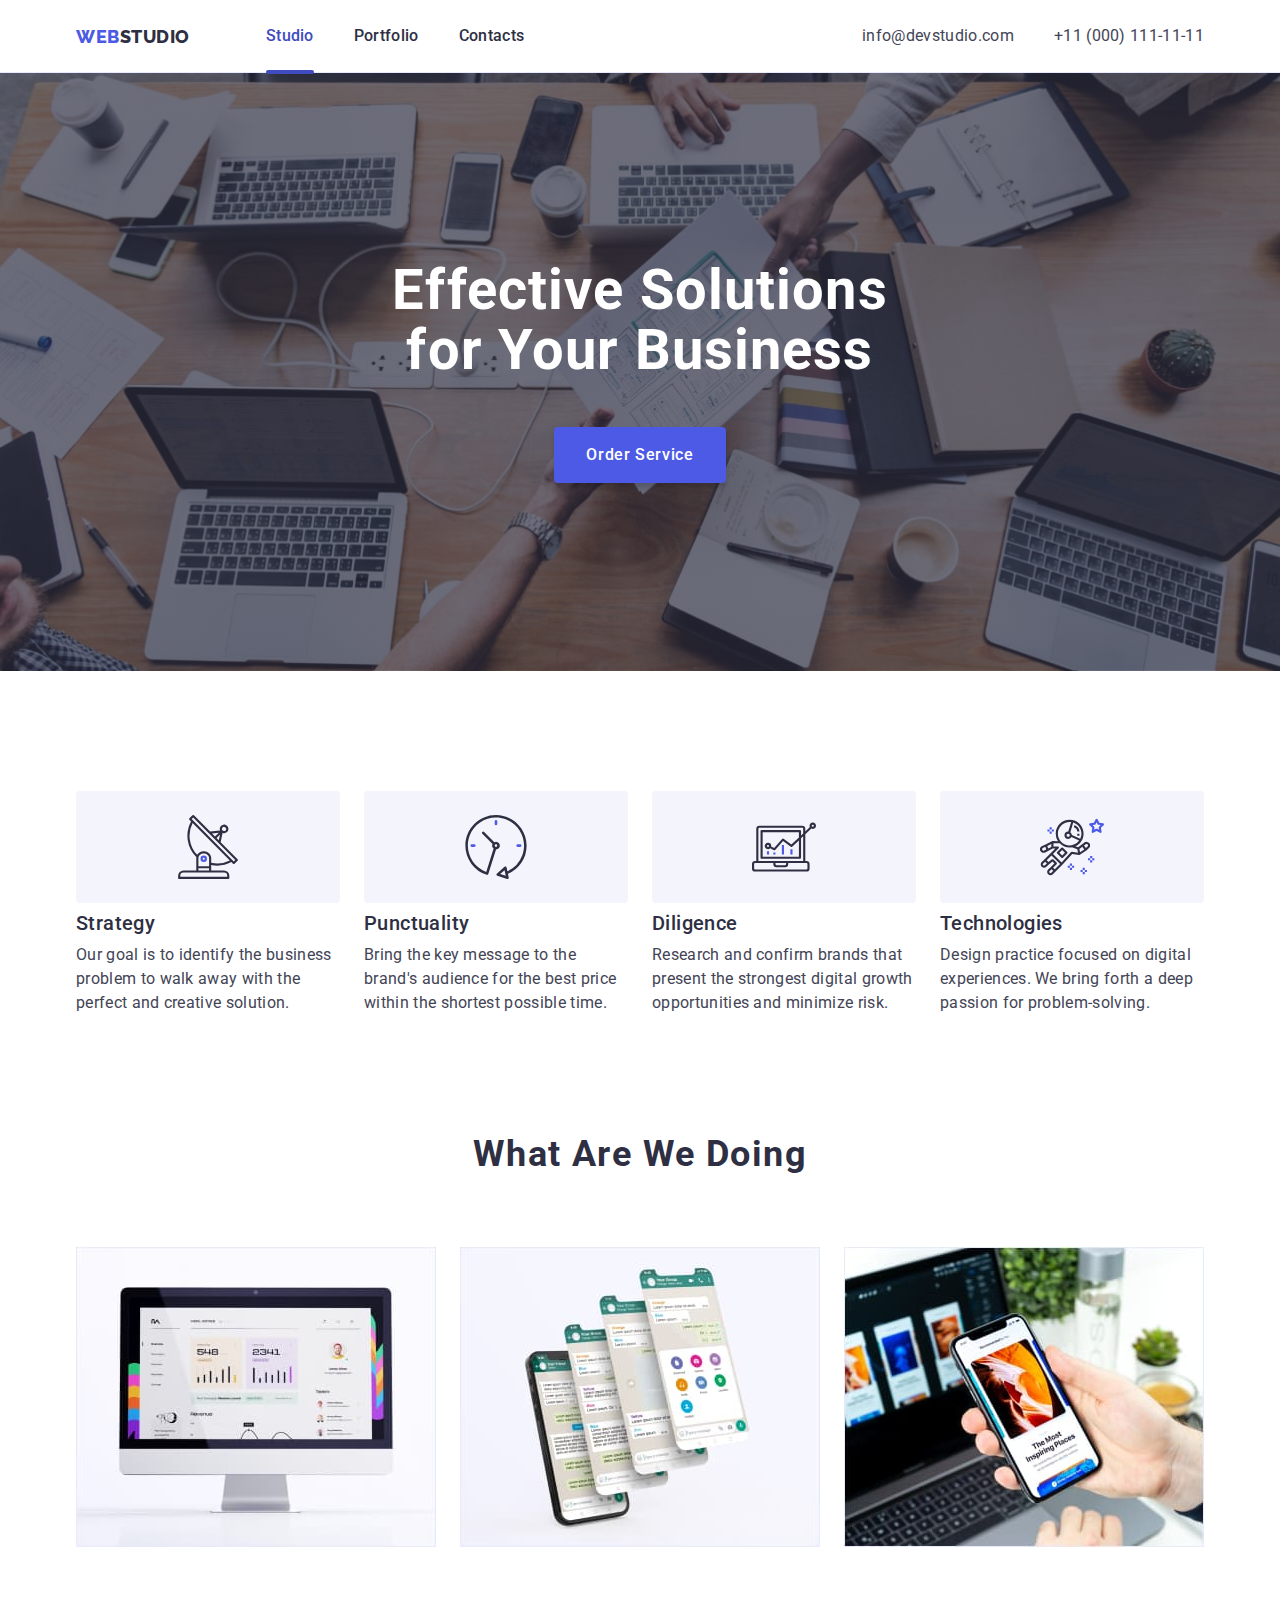
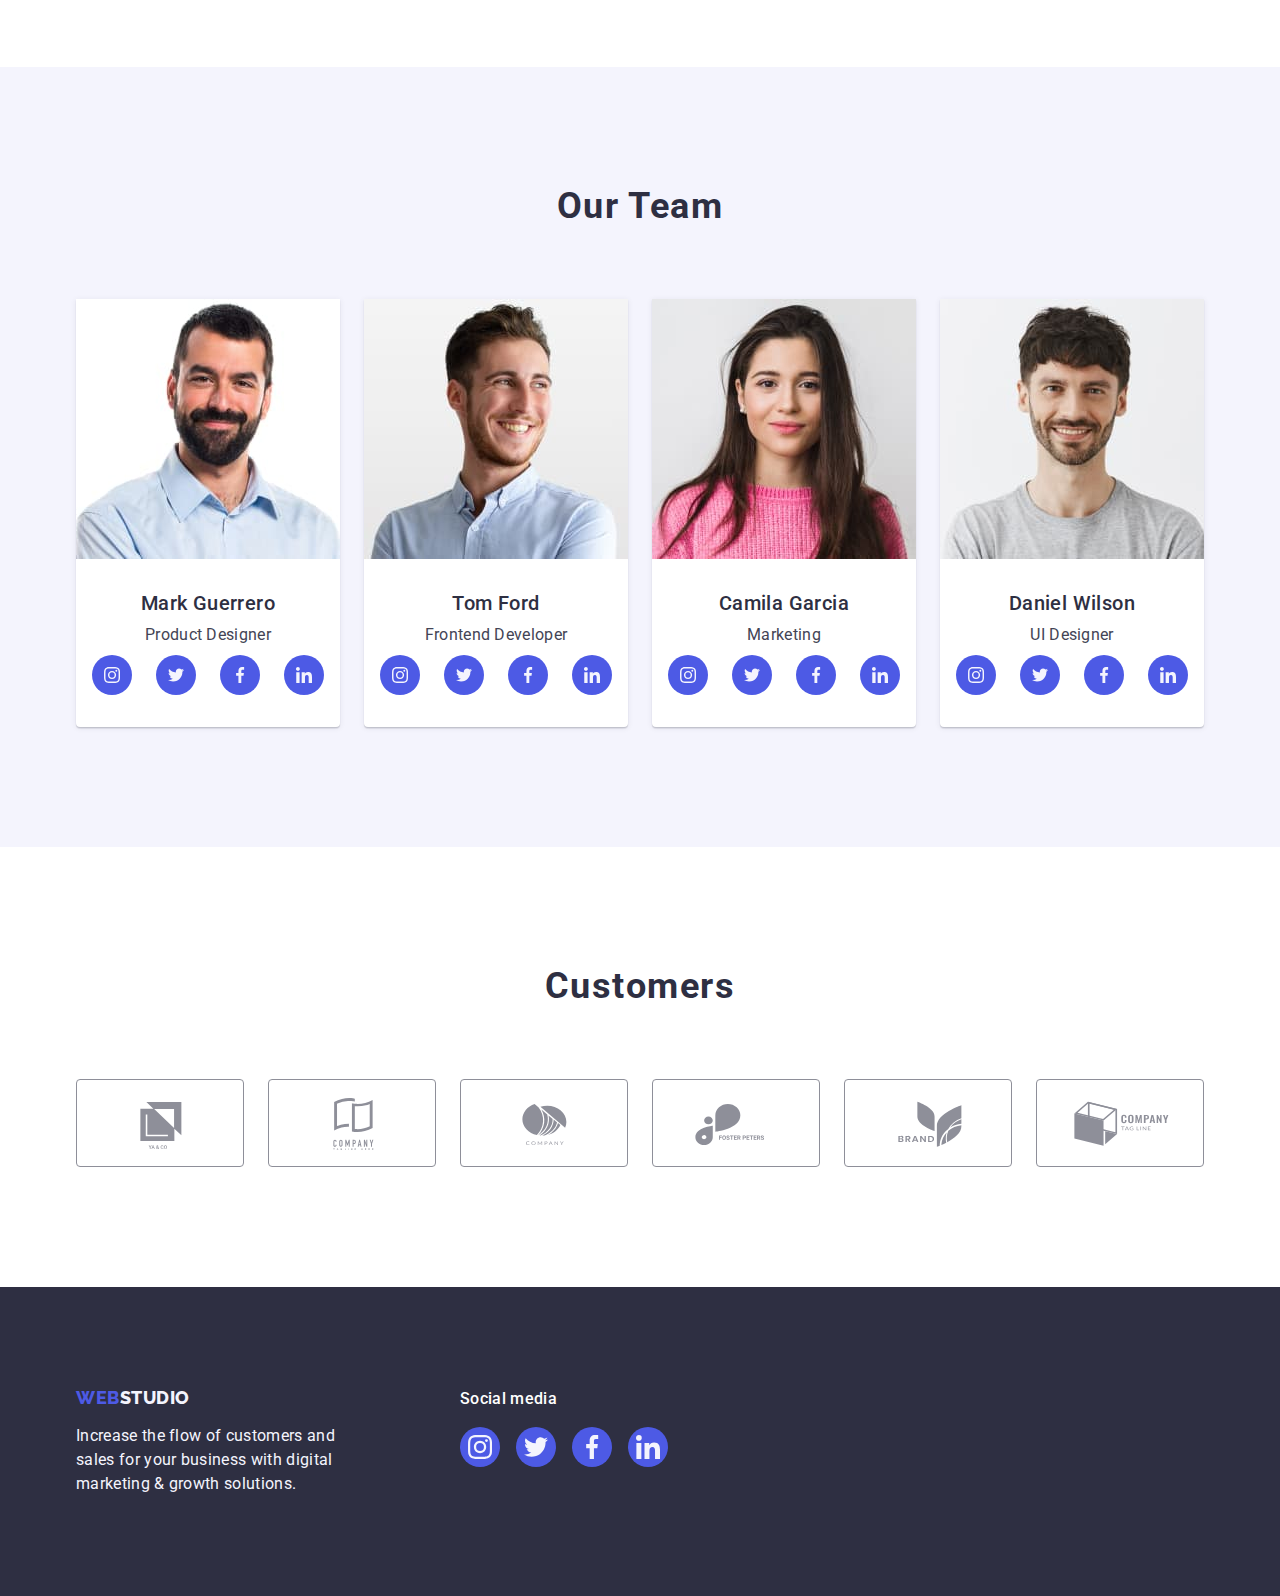
<file: index.html>
<!DOCTYPE html>
<html lang="en">
  <head>
    <meta charset="UTF-8" />
    <meta http-equiv="X-UA-Compatible" content="IE=edge" />
    <meta name="viewport" content="width=device-width, initial-scale=1.0" />
    <title>Webstudio</title>
    <link rel="preconnect" href="https://fonts.googleapis.com" />
    <link rel="preconnect" href="https://fonts.gstatic.com" crossorigin />
    <link
      href="https://fonts.googleapis.com/css2?family=Raleway:wght@800&family=Roboto:wght@400;500;700&display=swap"
      rel="stylesheet"
    />
    <link
      rel="stylesheet"
      href="https://cdnjs.cloudflare.com/ajax/libs/modern-normalize/2.0.0/modern-normalize.min.css"
    />
    <link rel="stylesheet" href="./css/styles.css" />
  </head>
  <body>
    <!-- Page Header  -->
    <header class="header">
      <div class="header-container container">
        <nav class="header-nav">
          <a href="./index.html" class="link logo"
            >Web<span class="logo-second-part">Studio</span></a
          >
          <ul class="list nav-list">
            <li class="nav-item">
              <a href="./index.html" class="current link nav-link">Studio</a>
            </li>
            <li class="nav-item">
              <a href="./portfolio.html" class="link nav-link">Portfolio</a>
            </li>
            <li class="nav-item"><a href="" class="link nav-link">Contacts</a></li>
          </ul>
        </nav>
        <address class="address">
          <ul class="list address-list">
            <li class="address-item">
              <a href="mailto:info@devstudio.com" class="link address-link">info@devstudio.com</a>
            </li>
            <li class="address-item">
              <a href="tel:+110001111111" class="link address-link">+11 (000) 111-11-11</a>
            </li>
          </ul>
        </address>
      </div>
    </header>

    <!-- Page Main block -->
    <main class="main">
      <!-- Hero section-->
      <section class="section-hero">
        <div class="container">
          <h1 class="hero-title">Effective Solutions for Your Business</h1>
          <button class="btn hero-btn" type="button" data-modal-open>Order Service</button>
        </div>
      </section>

      <!-- Our Benefits section -->
      <section class="section-benefits section-content">
        <div class="container">
          <h2 class="benefits-title visually-hidden">Our features</h2>
          <ul class="list benefits-list">
            <li class="benefits-item">
              <div class="benefits-icon">
                <svg class="icon" width="64" height="64">
                  <use href="./images/icons.svg#icon-antenna"></use>
                </svg>
              </div>
              <h3 class="benefits-subtitle">Strategy</h3>
              <p class="benefits-desc">
                Our goal is to identify the business problem to walk away with the perfect and
                creative solution.
              </p>
            </li>
            <li class="benefits-item">
              <div class="benefits-icon">
                <svg class="icon" width="64" height="64">
                  <use href="./images/icons.svg#icon-clock"></use>
                </svg>
              </div>
              <h3 class="benefits-subtitle">Punctuality</h3>
              <p class="benefits-desc">
                Bring the key message to the brand's audience for the best price within the shortest
                possible time.
              </p>
            </li>
            <li class="benefits-item">
              <div class="benefits-icon">
                <svg class="icon" width="64" height="64">
                  <use href="./images/icons.svg#icon-diagram"></use>
                </svg>
              </div>
              <h3 class="benefits-subtitle">Diligence</h3>
              <p class="benefits-desc">
                Research and confirm brands that present the strongest digital growth opportunities
                and minimize risk.
              </p>
            </li>
            <li class="benefits-item">
              <div class="benefits-icon">
                <svg class="icon" width="64" height="64">
                  <use href="./images/icons.svg#icon-astronaut"></use>
                </svg>
              </div>
              <h3 class="benefits-subtitle">Technologies</h3>
              <p class="benefits-desc">
                Design practice focused on digital experiences. We bring forth a deep passion for
                problem-solving.
              </p>
            </li>
          </ul>
        </div>
      </section>

      <!-- Our services section -->
      <section class="section-services section-content">
        <div class="container">
          <h2 class="services-title section-title">What are we doing</h2>
          <ul class="list services-list">
            <li class="services-item">
              <img
                class="service-img"
                src="./images/our-services/marketing.jpg"
                alt="Desktop monitor with opened an analytics website"
                width="360"
                height="300"
              />
            </li>
            <li class="services-item">
              <img
                class="service-img"
                src="./images/our-services/app-design.jpg"
                alt="Mockup design for a mobile app"
                width="360"
                height="300"
              />
            </li>
            <li class="services-item">
              <img
                class="service-img"
                src="./images/our-services/website-design.jpg"
                alt="Man is working on laptop and looking at his cell phone"
                width="360"
                height="300"
              />
            </li>
          </ul>
        </div>
      </section>

      <!-- Our team section -->
      <section class="section-team section-content">
        <div class="container">
          <h2 class="team-title section-title">Our Team</h2>
          <ul class="list team-list">
            <li class="team-item">
              <img
                class="member-img"
                src="./images/team-members/mark-guerrero.jpg"
                alt="Portrait photo"
                width="264"
                height="260"
              />
              <div class="member-desc">
                <h3 class="member-name">Mark Guerrero</h3>
                <p class="member-role">Product Designer</p>
                <ul class="member-social-links-list list">
                  <li class="member-social-links-item">
                    <a href="#" class="social-link">
                      <svg class="icon" width="16" height="16">
                        <use href="./images/icons.svg#icon-instagram"></use>
                      </svg>
                    </a>
                  </li>
                  <li class="member-social-links-item">
                    <a href="#" class="social-link">
                      <svg class="icon" width="16" height="16">
                        <use href="./images/icons.svg#icon-twitter"></use>
                      </svg>
                    </a>
                  </li>
                  <li class="member-social-links-item">
                    <a href="#" class="social-link">
                      <svg class="icon" width="16" height="16">
                        <use href="./images/icons.svg#icon-facebook"></use>
                      </svg>
                    </a>
                  </li>
                  <li class="member-social-links-item">
                    <a href="#" class="social-link">
                      <svg class="icon" width="16" height="16">
                        <use href="./images/icons.svg#icon-linkedin"></use>
                      </svg>
                    </a>
                  </li>
                </ul>
              </div>
            </li>
            <li class="team-item">
              <img
                class="member-img"
                src="./images/team-members/tom-ford.jpg"
                alt="Portrait photo"
                width="264"
                height="260"
              />
              <div class="member-desc">
                <h3 class="member-name">Tom Ford</h3>
                <p class="member-role">Frontend Developer</p>
                <ul class="member-social-links-list list">
                  <li class="member-social-links-item">
                    <a href="#" class="social-link">
                      <svg class="icon" width="16" height="16">
                        <use href="./images/icons.svg#icon-instagram"></use>
                      </svg>
                    </a>
                  </li>
                  <li class="member-social-links-item">
                    <a href="#" class="social-link">
                      <svg class="icon" width="16" height="16">
                        <use href="./images/icons.svg#icon-twitter"></use>
                      </svg>
                    </a>
                  </li>
                  <li class="member-social-links-item">
                    <a href="#" class="social-link">
                      <svg class="icon" width="16" height="16">
                        <use href="./images/icons.svg#icon-facebook"></use>
                      </svg>
                    </a>
                  </li>
                  <li class="member-social-links-item">
                    <a href="#" class="social-link">
                      <svg class="icon" width="16" height="16">
                        <use href="./images/icons.svg#icon-linkedin"></use>
                      </svg>
                    </a>
                  </li>
                </ul>
              </div>
            </li>
            <li class="team-item">
              <img
                class="member-img"
                src="./images/team-members/camila-garcia.jpg"
                alt="Portrait photo"
                width="264"
                height="260"
              />
              <div class="member-desc">
                <h3 class="member-name">Camila Garcia</h3>
                <p class="member-role">Marketing</p>
                <ul class="member-social-links-list list">
                  <li class="member-social-links-item">
                    <a href="#" class="social-link">
                      <svg class="icon" width="16" height="16">
                        <use href="./images/icons.svg#icon-instagram"></use>
                      </svg>
                    </a>
                  </li>
                  <li class="member-social-links-item">
                    <a href="#" class="social-link">
                      <svg class="icon" width="16" height="16">
                        <use href="./images/icons.svg#icon-twitter"></use>
                      </svg>
                    </a>
                  </li>
                  <li class="member-social-links-item">
                    <a href="#" class="social-link">
                      <svg class="icon" width="16" height="16">
                        <use href="./images/icons.svg#icon-facebook"></use>
                      </svg>
                    </a>
                  </li>
                  <li class="member-social-links-item">
                    <a href="#" class="social-link">
                      <svg class="icon" width="16" height="16">
                        <use href="./images/icons.svg#icon-linkedin"></use>
                      </svg>
                    </a>
                  </li>
                </ul>
              </div>
            </li>
            <li class="team-item">
              <img
                class="member-img"
                src="./images/team-members/daniel-wilson.jpg"
                alt="Portrait photo"
                width="264"
                height="260"
              />
              <div class="member-desc">
                <h3 class="member-name">Daniel Wilson</h3>
                <p class="member-role">UI Designer</p>
                <ul class="member-social-links-list list">
                  <li class="member-social-links-item">
                    <a href="#" class="social-link">
                      <svg class="icon" width="16" height="16">
                        <use href="./images/icons.svg#icon-instagram"></use>
                      </svg>
                    </a>
                  </li>
                  <li class="member-social-links-item">
                    <a href="#" class="social-link">
                      <svg class="icon" width="16" height="16">
                        <use href="./images/icons.svg#icon-twitter"></use>
                      </svg>
                    </a>
                  </li>
                  <li class="member-social-links-item">
                    <a href="#" class="social-link">
                      <svg class="icon" width="16" height="16">
                        <use href="./images/icons.svg#icon-facebook"></use>
                      </svg>
                    </a>
                  </li>
                  <li class="member-social-links-item">
                    <a href="#" class="social-link">
                      <svg class="icon" width="16" height="16">
                        <use href="./images/icons.svg#icon-linkedin"></use>
                      </svg>
                    </a>
                  </li>
                </ul>
              </div>
            </li>
          </ul>
        </div>
      </section>

      <!-- Customers section -->
      <section class="section-customers section-content">
        <div class="container">
          <h2 class="section-title">Customers</h2>
          <ul class="customers-list list">
            <li class="customers-item">
              <a href="#" class="customers-icon-wrap">
                <svg class="icon" width="104" height="56">
                  <use href="./images/icons.svg#icon-company-yaco"></use>
                </svg>
              </a>
            </li>
            <li class="customers-item">
              <a href="#" class="customers-icon-wrap">
                <svg class="icon" width="104" height="56">
                  <use href="./images/icons.svg#icon-company-company-tagline-here"></use>
                </svg>
              </a>
            </li>
            <li class="customers-item">
              <a href="#" class="customers-icon-wrap">
                <svg class="icon" width="104" height="56">
                  <use href="./images/icons.svg#icon-company-company"></use>
                </svg>
              </a>
            </li>
            <li class="customers-item">
              <a href="#" class="customers-icon-wrap">
                <svg class="icon" width="104" height="56">
                  <use href="./images/icons.svg#icon-company-foster-peters"></use>
                </svg>
              </a>
            </li>
            <li class="customers-item">
              <a href="#" class="customers-icon-wrap">
                <svg class="icon" width="104" height="56">
                  <use href="./images/icons.svg#icon-company-brand"></use>
                </svg>
              </a>
            </li>
            <li class="customers-item">
              <a href="#" class="customers-icon-wrap">
                <svg class="icon" width="104" height="56">
                  <use href="./images/icons.svg#icon-company-tagline"></use>
                </svg>
              </a>
            </li>
          </ul>
        </div>
      </section>
    </main>

    <!-- Page Footer -->
    <footer class="footer">
      <div class="footer-container container">
        <div class="footer-block-company-info">
          <a href="./index.html" class="link logo footer-block-title"
            >Web<span class="logo-second-part">Studio</span></a
          >
          <p class="footer-description">
            Increase the flow of customers and sales for your business with digital marketing &
            growth solutions.
          </p>
        </div>
        <div class="footer-block-socials">
          <p class="footer-block-title social-media">Social media</p>
          <ul class="footer-social-links-list list">
            <li class="footer-social-links-item">
              <a href="#" class="social-link">
                <svg class="icon" width="24" height="24">
                  <use href="./images/icons.svg#icon-instagram"></use>
                </svg>
              </a>
            </li>
            <li class="footer-social-links-item">
              <a href="#" class="social-link">
                <svg class="icon" width="24" height="24">
                  <use href="./images/icons.svg#icon-twitter"></use>
                </svg>
              </a>
            </li>
            <li class="footer-social-links-item">
              <a href="#" class="social-link">
                <svg class="icon" width="24" height="24">
                  <use href="./images/icons.svg#icon-facebook"></use>
                </svg>
              </a>
            </li>
            <li class="footer-social-links-item">
              <a href="#" class="social-link">
                <svg class="icon" width="24" height="24">
                  <use href="./images/icons.svg#icon-linkedin"></use>
                </svg>
              </a>
            </li>
          </ul>
        </div>
      </div>
    </footer>

    <!-- Backdrop -->
    <div class="backdrop is-hidden" data-modal>
      <div class="modal">
        <button class="btn-close btn" type="button" data-modal-close>
          <svg class="icon" width="8" height="8">
            <use href="./images/icons.svg#icon-close-btn"></use>
          </svg>
        </button>
      </div>
    </div>
    <!-- JS script for modal window  -->
    <script src="./js/modal.js"></script>
  </body>
</html>
</file>
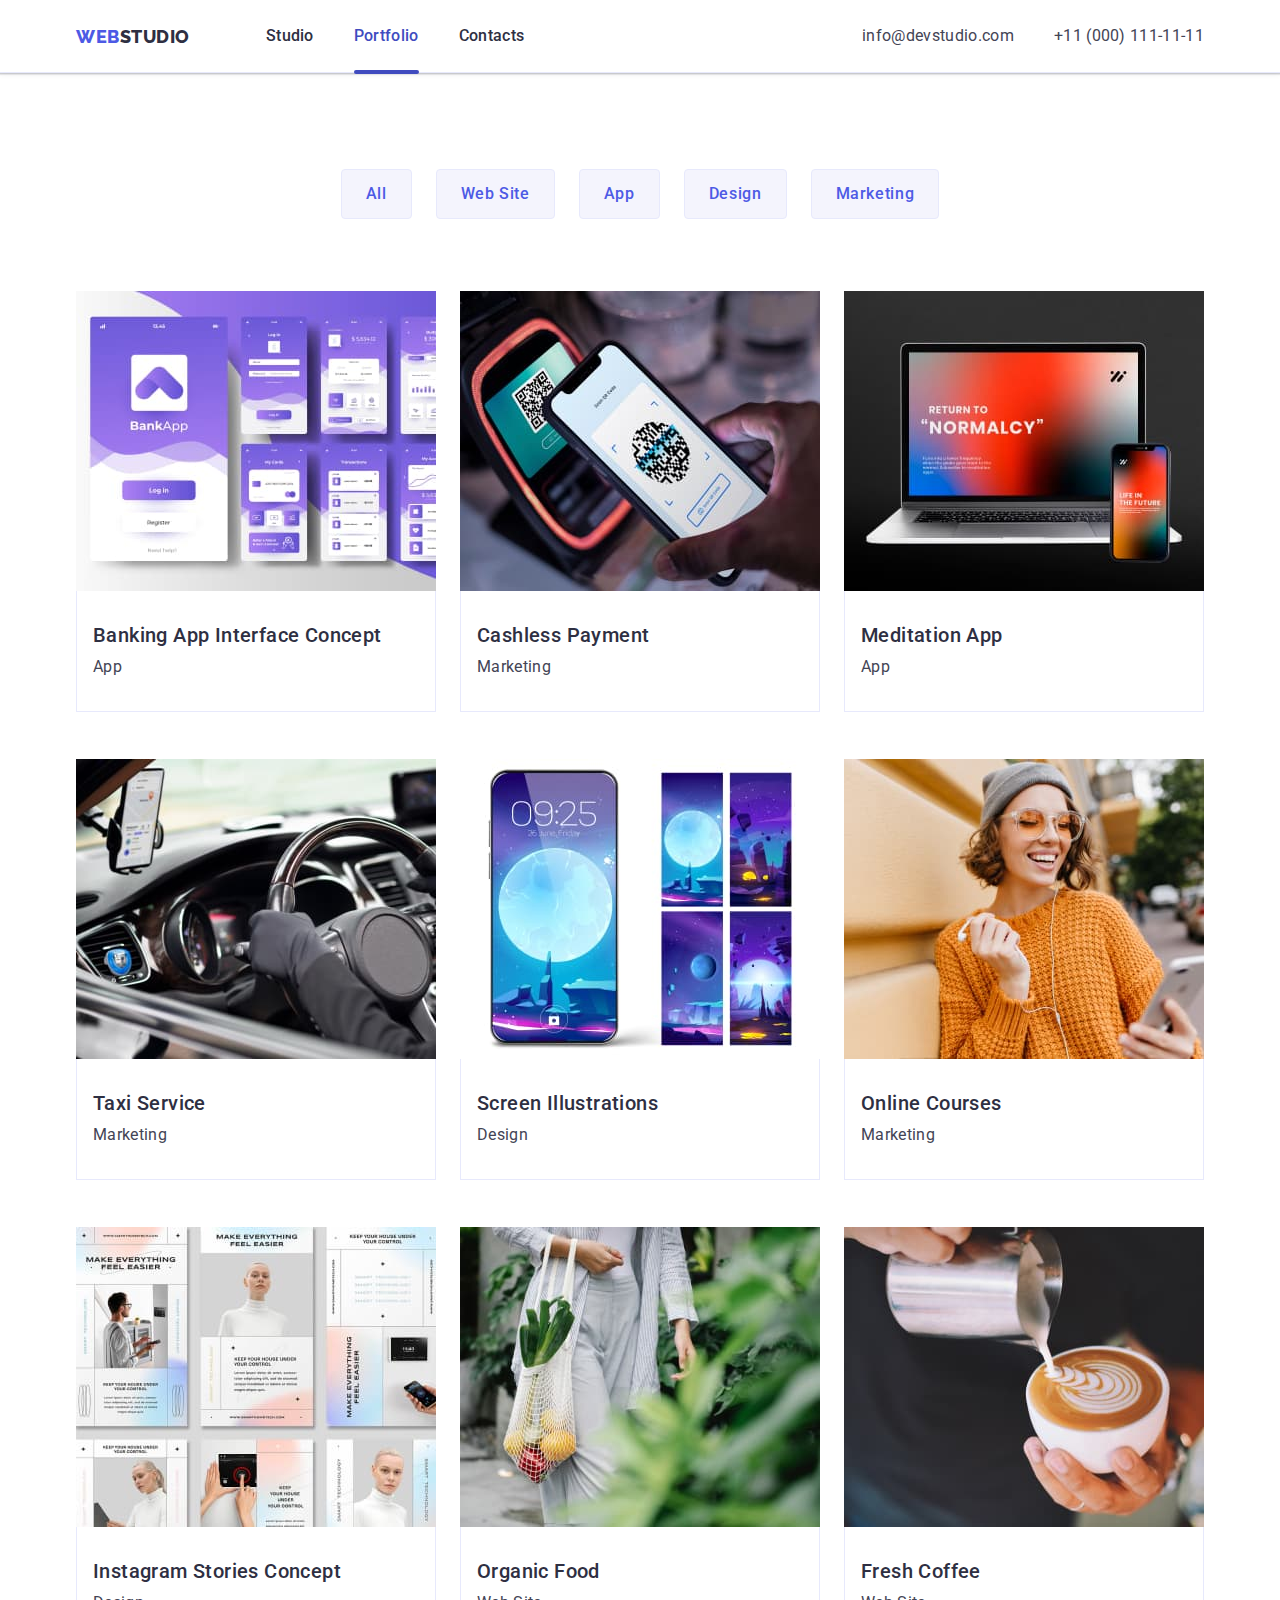
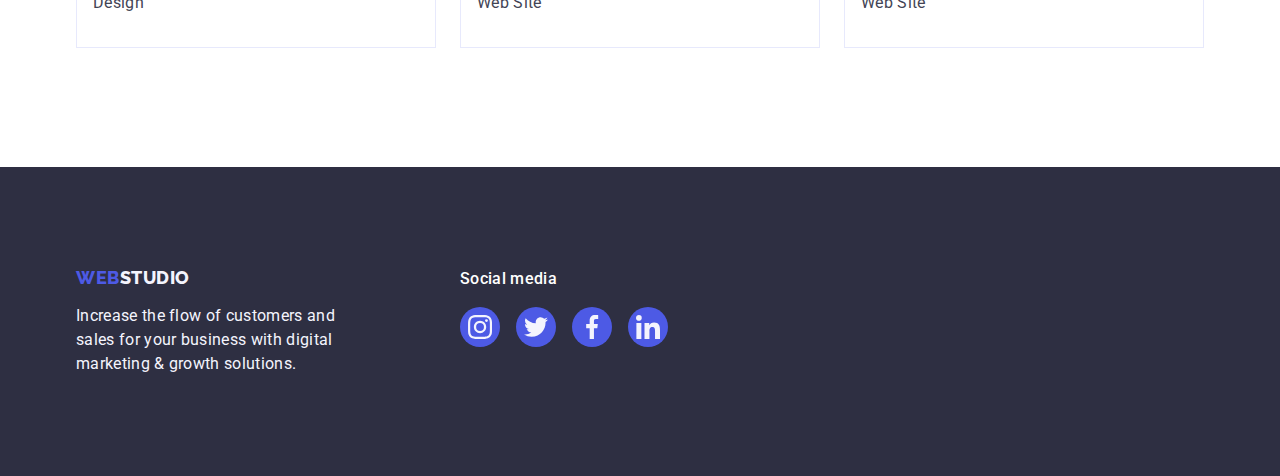
<file: portfolio.html>
<!DOCTYPE html>
<html lang="en">
  <head>
    <meta charset="UTF-8" />
    <meta http-equiv="X-UA-Compatible" content="IE=edge" />
    <meta name="viewport" content="width=device-width, initial-scale=1.0" />
    <title>Webstudio</title>
    <link rel="preconnect" href="https://fonts.googleapis.com" />
    <link rel="preconnect" href="https://fonts.gstatic.com" crossorigin />
    <link
      href="https://fonts.googleapis.com/css2?family=Raleway:wght@800&family=Roboto:wght@400;500;700&display=swap"
      rel="stylesheet"
    />
    <link
      rel="stylesheet"
      href="https://cdnjs.cloudflare.com/ajax/libs/modern-normalize/2.0.0/modern-normalize.min.css"
    />
    <link rel="stylesheet" href="./css/styles.css" />
  </head>
  <body>
    <!-- Page Header  -->
    <header class="header">
      <div class="header-container container">
        <nav class="header-nav">
          <a href="./index.html" class="link logo"
            >Web<span class="logo-second-part">Studio</span></a
          >
          <ul class="list nav-list">
            <li class="nav-item">
              <a href="./index.html" class="link nav-link">Studio</a>
            </li>
            <li class="nav-item">
              <a href="./portfolio.html" class="current link nav-link">Portfolio</a>
            </li>
            <li class="nav-item"><a href="" class="link nav-link">Contacts</a></li>
          </ul>
        </nav>
        <address class="address">
          <ul class="list address-list">
            <li class="address-item">
              <a href="mailto:info@devstudio.com" class="link address-link">info@devstudio.com</a>
            </li>
            <li class="address-item">
              <a href="tel:+110001111111" class="link address-link">+11 (000) 111-11-11</a>
            </li>
          </ul>
        </address>
      </div>
    </header>

    <!-- Page Main block -->
    <main class="main">
      <!-- Portfolio Filters section-->
      <section class="section-portfolio">
        <div class="container">
          <h1 class="section-header visually-hidden">Portfolio</h1>
          <ul class="list portfolio-filters-list">
            <li class="portfolio-filters-item">
              <button type="button" class="btn btn-portfolio-filters-item">All</button>
            </li>
            <li class="portfolio-filters-item">
              <button type="button" class="btn btn-portfolio-filters-item">Web Site</button>
            </li>
            <li class="portfolio-filters-item">
              <button type="button" class="btn btn-portfolio-filters-item">App</button>
            </li>
            <li class="portfolio-filters-item">
              <button type="button" class="btn btn-portfolio-filters-item">Design</button>
            </li>
            <li class="portfolio-filters-item">
              <button type="button" class="btn btn-portfolio-filters-item">Marketing</button>
            </li>
          </ul>
          <ul class="list portfolio-data-list">
            <li class="portfolio-data-item">
              <a href="" class="link portfolio-project-link">
                <div class="portfolio-project-img-wrap">
                  <img
                    src="./images/portfolio/banking-app-interface-concept.jpg"
                    alt="Mockup for mobile application"
                    width="360"
                    height="300"
                  />
                  <p class="portfolio-project-img-overlay">
                    14 Stylish and User-Friendly App Design Concepts · Task Manager App · Calorie
                    Tracker App · Exotic Fruit Ecommerce App · Cloud Storage App
                  </p>
                </div>
                <div class="portfolio-project-desc">
                  <h2 class="portfolio-project-title">Banking App Interface Concept</h2>
                  <p class="portfolio-project-description">App</p>
                </div>
              </a>
            </li>
            <li class="portfolio-data-item">
              <a href="" class="link portfolio-project-link">
                <div class="portfolio-project-img-wrap">
                  <img
                    src="./images/portfolio/cashless-payment.jpg"
                    alt="Man pays using his cell phone"
                    width="360"
                    height="300"
                  />
                  <p class="portfolio-project-img-overlay">
                    14 Stylish and User-Friendly App Design Concepts · Task Manager App · Calorie
                    Tracker App · Exotic Fruit Ecommerce App · Cloud Storage App
                  </p>
                </div>
                <div class="portfolio-project-desc">
                  <h2 class="portfolio-project-title">Cashless Payment</h2>
                  <p class="portfolio-project-description">Marketing</p>
                </div>
              </a>
            </li>
            <li class="portfolio-data-item">
              <a href="" class="link portfolio-project-link">
                <div class="portfolio-project-img-wrap">
                  <img
                    src="./images/portfolio/meditation-app.jpg"
                    alt="Laptop and a cell phone have opened the same website"
                    width="360"
                    height="300"
                  />
                  <p class="portfolio-project-img-overlay">
                    14 Stylish and User-Friendly App Design Concepts · Task Manager App · Calorie
                    Tracker App · Exotic Fruit Ecommerce App · Cloud Storage App
                  </p>
                </div>
                <div class="portfolio-project-desc">
                  <h2 class="portfolio-project-title">Meditation App</h2>
                  <p class="portfolio-project-description">App</p>
                </div>
              </a>
            </li>
            <li class="portfolio-data-item">
              <a href="" class="link portfolio-project-link">
                <div class="portfolio-project-img-wrap">
                  <img
                    src="./images/portfolio/taxi-service.jpg"
                    alt="Man's hands hold a steer"
                    width="360"
                    height="300"
                  />
                  <p class="portfolio-project-img-overlay">
                    14 Stylish and User-Friendly App Design Concepts · Task Manager App · Calorie
                    Tracker App · Exotic Fruit Ecommerce App · Cloud Storage App
                  </p>
                </div>
                <div class="portfolio-project-desc">
                  <h2 class="portfolio-project-title">Taxi Service</h2>
                  <p class="portfolio-project-description">Marketing</p>
                </div>
              </a>
            </li>
            <li class="portfolio-data-item">
              <a href="" class="link portfolio-project-link">
                <div class="portfolio-project-img-wrap">
                  <img
                    src="./images/portfolio/screen-illustrations.jpg"
                    alt="Few versions of futuristic screensavers for a cell phone"
                    width="360"
                    height="300"
                  />
                  <p class="portfolio-project-img-overlay">
                    14 Stylish and User-Friendly App Design Concepts · Task Manager App · Calorie
                    Tracker App · Exotic Fruit Ecommerce App · Cloud Storage App
                  </p>
                </div>
                <div class="portfolio-project-desc">
                  <h2 class="portfolio-project-title">Screen Illustrations</h2>
                  <p class="portfolio-project-description">Design</p>
                </div>
              </a>
            </li>
            <li class="portfolio-data-item">
              <a href="" class="link portfolio-project-link">
                <div class="portfolio-project-img-wrap">
                  <img
                    src="./images/portfolio/online-courses.jpg"
                    alt="A smiling girl holding her cell phone and looks at it"
                    width="360"
                    height="300"
                  />
                  <p class="portfolio-project-img-overlay">
                    14 Stylish and User-Friendly App Design Concepts · Task Manager App · Calorie
                    Tracker App · Exotic Fruit Ecommerce App · Cloud Storage App
                  </p>
                </div>
                <div class="portfolio-project-desc">
                  <h2 class="portfolio-project-title">Online Courses</h2>
                  <p class="portfolio-project-description">Marketing</p>
                </div>
              </a>
            </li>
            <li class="portfolio-data-item">
              <a href="" class="link portfolio-project-link">
                <div class="portfolio-project-img-wrap">
                  <img
                    src="./images/portfolio/instagram-stories-concept.jpg"
                    alt="A few versions of a mockup for a web page that displays a young man and woman using different electronic devices"
                    width="360"
                    height="300"
                  />
                  <p class="portfolio-project-img-overlay">
                    14 Stylish and User-Friendly App Design Concepts · Task Manager App · Calorie
                    Tracker App · Exotic Fruit Ecommerce App · Cloud Storage App
                  </p>
                </div>
                <div class="portfolio-project-desc">
                  <h2 class="portfolio-project-title">Instagram Stories Concept</h2>
                  <p class="portfolio-project-description">Design</p>
                </div>
              </a>
            </li>
            <li class="portfolio-data-item">
              <a href="" class="link portfolio-project-link">
                <div class="portfolio-project-img-wrap">
                  <img
                    src="./images/portfolio/organic-food.jpg"
                    alt="A woman holding a bag of veggies"
                    width="360"
                    height="300"
                  />
                  <p class="portfolio-project-img-overlay">
                    14 Stylish and User-Friendly App Design Concepts · Task Manager App · Calorie
                    Tracker App · Exotic Fruit Ecommerce App · Cloud Storage App
                  </p>
                </div>
                <div class="portfolio-project-desc">
                  <h2 class="portfolio-project-title">Organic Food</h2>
                  <p class="portfolio-project-description">Web Site</p>
                </div>
              </a>
            </li>
            <li class="portfolio-data-item">
              <a href="" class="link portfolio-project-link">
                <div class="portfolio-project-img-wrap">
                  <img
                    src="./images/portfolio/fresh-coffee.jpg"
                    alt="Process of making latte"
                    width="360"
                    height="300"
                  />
                  <p class="portfolio-project-img-overlay">
                    14 Stylish and User-Friendly App Design Concepts · Task Manager App · Calorie
                    Tracker App · Exotic Fruit Ecommerce App · Cloud Storage App
                  </p>
                </div>
                <div class="portfolio-project-desc">
                  <h2 class="portfolio-project-title">Fresh Coffee</h2>
                  <p class="portfolio-project-description">Web Site</p>
                </div>
              </a>
            </li>
          </ul>
        </div>
      </section>
    </main>

    <!-- Page Footer -->
    <footer class="footer">
      <div class="footer-container container">
        <div class="footer-block-company-info">
          <a href="./index.html" class="link logo footer-block-title"
            >Web<span class="logo-second-part">Studio</span></a
          >
          <p class="footer-description">
            Increase the flow of customers and sales for your business with digital marketing &
            growth solutions.
          </p>
        </div>
        <div class="footer-block-socials">
          <p class="footer-block-title social-media">Social media</p>
          <ul class="footer-social-links-list list">
            <li class="footer-social-links-item">
              <a href="#" class="social-link">
                <svg class="icon" width="24" height="24">
                  <use href="./images/icons.svg#icon-instagram"></use>
                </svg>
              </a>
            </li>
            <li class="footer-social-links-item">
              <a href="#" class="social-link">
                <svg class="icon" width="24" height="24">
                  <use href="./images/icons.svg#icon-twitter"></use>
                </svg>
              </a>
            </li>
            <li class="footer-social-links-item">
              <a href="#" class="social-link">
                <svg class="icon" width="24" height="24">
                  <use href="./images/icons.svg#icon-facebook"></use>
                </svg>
              </a>
            </li>
            <li class="footer-social-links-item">
              <a href="#" class="social-link">
                <svg class="icon" width="24" height="24">
                  <use href="./images/icons.svg#icon-linkedin"></use>
                </svg>
              </a>
            </li>
          </ul>
        </div>
      </div>
    </footer>
  </body>
</html>
</file>
<file: css/styles.css>
:root {
  /* SLATE */
  --primary-text-color: #434455;
  /* NAVY BLUE */
  --secondary-text-color: #2e2f42;

  /* IRIS  */
  --btn-accent-color: #4d5ae5;
  /* OCEAN */
  --btn-active-color: #404bbf;
  /* LIGHT SLATE */
  --icon-default-color: #8e8f99;
  /* GREEN */
  --icon-footer-active-color: #31d0aa;

  /* Main background color: WHITE */
  --primary-bg-color: #ffffff;
  /* Secondary background color: CLOUD */
  --secondary-bg-color: #f4f4fd;
  /* Modal */
  --modal-bg-color: #fcfcfc;

  /* Image background color: CORNFLOWER */
  --img-bg-color: #e7e9fc;
  --hero-bg-color: rgba(46, 47, 66, 0.7);
}

/* ===================== 
 #BASE
===================== */
body {
  /* display: flex;
  flex-direction: column;
  align-items: center;
  min-height: 100vh; */

  color: var(--primary-text-color);

  background-color: var(--primary-bg-color);

  font-size: 16px;
  font-style: normal;
  font-family: 'Roboto', sans-serif;

  line-height: 1.5;
  letter-spacing: 0.02em;
}

h1,
h2,
h3,
h4,
h5,
h6 {
  margin: 0;
  color: var(--secondary-text-color);
}
p {
  margin: 0;
}
a {
  font-family: inherit;
}
img {
  display: block;
  max-width: 100%;
  object-fit: cover;
}
.container {
  max-width: 1158px;
  padding-left: 15px;
  padding-right: 15px;
  margin: 0 auto;
}
.link {
  text-decoration: none;
}
.btn {
  color: var(--primary-bg-color);
  text-align: center;

  font-weight: 500;
  font-size: 16px;
  font-family: inherit;

  line-height: 1.5;
  letter-spacing: 0.04em;
}
.list {
  display: flex;
  gap: 24px;
  list-style: none;
  margin: 0;
  padding-left: 0;
}
.visually-hidden {
  position: absolute;
  width: 1px;
  height: 1px;
  margin: -1px;
  border: 0;
  padding: 0;
  white-space: nowrap;
  clip-path: inset(100%);
  clip: rect(0 0 0 0);
  overflow: hidden;
}
/* Transitions */
.transition-color {
  transition: color 250ms cubic-bezier(0.4, 0, 0.2, 1);
}
.transition-background-color {
  transition: background-color 250ms cubic-bezier(0.4, 0, 0.2, 1);
}
.transition-border {
  transition: border 250ms cubic-bezier(0.4, 0, 0.2, 1);
}
.transition-box-shadow {
  transition: box-shadow 250ms cubic-bezier(0.4, 0, 0.2, 1);
}

/* Section */
.section-content {
  padding-top: 120px;
  padding-bottom: 120px;
}
.section-title {
  text-align: center;
  text-transform: capitalize;

  font-size: 36px;
  font-weight: 700;

  margin-bottom: 72px;

  line-height: 1.11;
  letter-spacing: 0.04em;
}

/* ===================== 
 #HEADER
===================== */
.header {
  border-bottom: 1px solid var(--img-bg-color);
  background: var(---primary-bg-color);
  box-shadow: 0px 2px 1px rgba(46, 47, 66, 0.08), 0px 1px 1px rgba(46, 47, 66, 0.16),
    0px 1px 6px rgba(46, 47, 66, 0.08);
}
.header-container {
  display: flex;
  justify-content: space-between;
  align-items: center;
  flex-shrink: 0;
}
.header .logo {
  color: var(--btn-accent-color);
  padding: 25.5px 0;
}
.header .logo-second-part {
  color: var(--secondary-text-color);
}
.header-nav {
  display: flex;
  /* gap: 76px; */
  align-items: center;
}
.header-nav .logo {
  margin-right: 76px;
}
.header-nav .logo,
.footer .logo {
  text-transform: uppercase;

  font-size: 18px;
  font-weight: 800;
  font-family: Raleway, sans-serif;

  line-height: 1.17;
  letter-spacing: 0.03em;
}
.header-nav .nav-list {
  display: flex;
  gap: 40px;
  align-items: flex-start;
}
.nav-list .nav-item {
  padding: 24px 0 24px;
}
.nav-list .nav-link {
  color: var(--secondary-text-color);
  text-transform: capitalize;

  font-weight: 500;
  font-size: 16px;

  padding-top: 28px;
  padding-bottom: 28px;

  line-height: 1.5;
  letter-spacing: 0.02em;
}
.nav-list .nav-link {
  position: relative;
}
.nav-list .nav-link::after {
  width: 100%;
  height: 4px;
  display: block;
  position: absolute;
  bottom: -1px;

  content: '';
  background-color: transparent;
  border-radius: 2px;
}
.nav-list .nav-link.current {
  color: var(--btn-active-color);
}
.nav-list .nav-link.current::after {
  background-color: var(--btn-active-color);
}
/* .nav-list .nav-link:hover::after {
  background-color: var(--btn-active-color);
} */
.address {
  font-style: normal;
}
.address-list {
  gap: 40px;
}
.address-item {
  padding: 24px 0 24px;
}
.address-link {
  color: var(--primary-text-color);
  font-weight: 400;
}

.link {
  transition: color 250ms cubic-bezier(0.4, 0, 0.2, 1);
}
.header-nav .link:hover,
.header-nav .link:focus,
.address .link:hover,
.address .link:focus {
  color: var(--btn-active-color);
}

/* ===================== 
 #MAIN
===================== */
.main {
  flex-grow: 1;
}

/* ===================== 
 #SECTION Hero
===================== */
.section-hero {
  text-align: center;

  max-width: 1440px;
  margin: 0 auto;
  padding-top: 188px;
  padding-bottom: 188px;

  background-color: var(--hero-bg-color);
  background-image: linear-gradient(to bottom, var(--hero-bg-color), var(--hero-bg-color)),
    url('../images/hero-bg.jpg');
  background-repeat: no-repeat;
  background-position: center;
  background-size: cover;
}
.hero-title {
  max-width: 496px;
  margin: 0 auto;
  color: var(--primary-bg-color);

  font-weight: 700;
  font-size: 56px;
  text-transform: none;

  line-height: 1.07;
  letter-spacing: 0.02em;
}
.section-hero .hero-btn {
  cursor: pointer;
  background-color: var(--btn-accent-color);
  margin-top: 46px;
  margin-left: auto;
  margin-right: auto;

  display: block;
  padding: 16px 32px;
  min-width: 169px;
  height: 56px;

  border: none;
  border-radius: 4px;
  box-shadow: 0px 4px 4px 0px rgba(0, 0, 0, 0.15);

  transition: background-color 250ms cubic-bezier(0.4, 0, 0.2, 1);
}
.section-hero .hero-btn:hover,
.section-hero .hero-btn:focus {
  background-color: var(--btn-active-color);
}

/**
  |============================
  | Popup window
  |============================
*/
.backdrop {
  position: fixed;
  top: 0;
  left: 0;
  width: 100%;
  height: 100%;
  background-color: rgba(46, 47, 66, 0.4);
  transition: opacity 250ms cubic-bezier(0.4, 0, 0.2, 1),
    visibility 250ms cubic-bezier(0.4, 0, 0.2, 1);
}
.backdrop.is-hidden {
  opacity: 0;
  visibility: hidden;
  pointer-events: none;
}
.backdrop .modal {
  position: absolute;
  top: 50%;
  left: 50%;
  transform: translateX(-50%) translateY(-50%);
  transition: transform 250ms cubic-bezier(0.4, 0, 0.2, 1);

  width: 408px;
  min-height: 584px;

  border-radius: 4px;
  background-color: var(--modal-bg-color);
  box-shadow: 0px 2px 1px 0px rgba(0, 0, 0, 0.2), 0px 1px 3px 0px rgba(0, 0, 0, 0.12),
    0px 1px 1px 0px rgba(0, 0, 0, 0.14);
}
.backdrop.is-hidden .modal {
  transform: translateX(-50%) translateY(-50%);
}
.modal .btn-close {
  cursor: pointer;

  display: flex;
  justify-content: center;
  align-items: center;

  width: 24px;
  height: 24px;
  padding: 0;

  position: absolute;
  right: 24px;
  top: 24px;

  border: 1px solid rgba(0, 0, 0, 0.1);
  background-color: var(--img-bg-color);
  border-radius: 50% 50%;

  transition: background-color 250ms cubic-bezier(0.4, 0, 0.2, 1),
    border 250ms cubic-bezier(0.4, 0, 0.2, 1);
}
.modal .btn-close:hover,
.modal .btn-close:focus {
  cursor: pointer;
  border: none;
  background-color: var(--btn-active-color);
}
.btn-close .icon {
  fill: var(--secondary-text-color);

  transition: fill 250ms cubic-bezier(0.4, 0, 0.2, 1);
}
.modal .btn-close:hover .icon,
.modal .btn-close:focus .icon {
  fill: var(--primary-bg-color);
}

/* ===================== 
 #SECTION Benefits
===================== */
.section-benefits {
  padding-bottom: 0;
}
.benefits-list {
  gap: 24px;
}
.benefits-item {
  width: calc((100% - 3 * 24px) / 4);
  text-align: left;
}
.benefits-icon {
  height: 112px;
  display: flex;
  justify-content: center;
  align-items: center;

  /* padding: 24px 100px; */
  border-radius: 4px;
  background-color: var(--secondary-bg-color);
  margin-bottom: 8px;
}
.benefits-subtitle {
  margin-bottom: 8px;

  font-weight: 500;
  font-size: 20px;

  line-height: 1.2;
  letter-spacing: 0.02em;
}
.benefits-desc {
  font-weight: 400;
}

/* ===================== 
 #SECTION Our Services
===================== */

/* ===================== 
 #SECTION Our Team
===================== */
.section-team {
  background-color: var(--secondary-bg-color);
}
.section-team .team-item {
  text-align: center;
  background-color: var(--primary-bg-color);

  flex-basis: calc((100% - 3 * 24px) / 4);
  display: inline-flex;
  padding-bottom: 0px;
  flex-direction: column;
  justify-content: center;
  align-items: center;

  border-radius: 0px 0px 4px 4px;
  box-shadow: 0px 2px 1px 0px rgba(46, 47, 66, 0.08), 0px 1px 1px 0px rgba(46, 47, 66, 0.16),
    0px 1px 6px 0px rgba(46, 47, 66, 0.08);
}
.member-desc {
  padding: 32px 0;
}
.section-team .member-name {
  font-size: 20px;
  font-weight: 500;

  margin-bottom: 8px;

  line-height: 1.2;
  letter-spacing: 0.02em;
}
.section-team .member-role {
  color: var(--primary-text-color);
  font-weight: 400;
  margin-bottom: 8px;
}
.member-social-links-list {
  justify-content: center;
}
.member-social-links-item .social-link {
  width: 40px;
  height: 40px;
  display: flex;
  align-content: center;
  justify-content: center;
  align-items: center;

  border-radius: 50% 50%;
  background-color: var(--btn-accent-color);

  transition: background-color 250ms cubic-bezier(0.4, 0, 0.2, 1);
}
.member-social-links-item .social-link:hover,
.member-social-links-item .social-link:focus {
  background-color: var(--btn-active-color);
}
.member-social-links-item .icon {
  fill: var(--secondary-bg-color);
}

/**
  |============================
  | SECTION Customers
  |============================
*/
.customers-item {
  height: 88px;
  width: calc((100% - 24px * 6) / 5);
}
.customers-item .customers-icon-wrap {
  height: 100%;
  width: 100%;

  display: flex;
  justify-content: center;
  align-items: center;

  color: var(--icon-default-color);

  border-radius: 4px;
  border: 1px solid var(--icon-default-color);

  transition: border-color 250ms cubic-bezier(0.4, 0, 0.2, 1),
    color 250ms cubic-bezier(0.4, 0, 0.2, 1);
}
.customers-item .customers-icon-wrap:hover,
.customers-item .customers-icon-wrap:focus {
  border-color: var(--btn-active-color);
  color: var(--btn-active-color);
}
.customers-item .icon {
  fill: var(--icon-default-color);
}
.customers-icon-wrap > .icon {
  transition: fill 250ms cubic-bezier(0.4, 0, 0.2, 1);
}
.customers-icon-wrap:hover > .icon,
.customers-icon-wrap:focus > .icon {
  fill: currentColor;
}
/* ===================== 
 #FOOTER
===================== */
.footer {
  padding-top: 100px;
  padding-bottom: 100px;
  background-color: var(--secondary-text-color);
}
.footer-container {
  display: flex;
  align-items: baseline;
}
.footer-block-company-info {
  margin-right: 120px;
}
.footer .logo {
  display: inline-block;
  color: var(--btn-accent-color);
}
.footer .logo-second-part {
  color: var(--secondary-bg-color);
}
.footer .footer-description {
  color: var(--secondary-bg-color);
  font-weight: 400;
}
.footer-description {
  width: 264px;
}
.footer-block-title {
  margin-bottom: 16px;
}
.footer-block-title.social-media {
  font-family: Roboto;
  font-size: 16px;
  font-weight: 500;

  color: var(--primary-bg-color);
  line-height: 1.5;
  letter-spacing: 0.02em;
}
.footer-social-links-list {
  gap: 16px;
}
.footer-social-links-item .social-link {
  display: flex;
  justify-content: center;
  align-items: center;

  width: 40px;
  height: 40px;
  border-radius: 50% 50%;
  background-color: var(--btn-accent-color);

  transition: background-color 250ms cubic-bezier(0.4, 0, 0.2, 1);
}
.footer-social-links-item .social-link:hover,
.footer-social-links-item .social-link:focus {
  background-color: var(--icon-footer-active-color);
}
.footer-social-links-item .icon {
  fill: var(--secondary-bg-color);
}

/* ===================== 
 #PORTFOLIO PAGE
===================== */
.section-portfolio {
  padding-top: 96px;
  padding-bottom: 120px;
}
.portfolio-filters-list {
  display: flex;
  align-items: flex-start;
  gap: 24px;

  justify-content: center;
  margin-bottom: 72px;
}
.btn-portfolio-filters-item {
  display: flex;
  padding: 12px 24px;
  align-items: flex-start;
  border-radius: 4px;

  border-radius: 4px;
  border: 1px solid var(--img-bg-color);
  background-color: var(--secondary-bg-color);

  color: var(--btn-accent-color);
  text-align: center;
  text-decoration: none;

  font-family: 'Roboto', sans-serif;
  font-weight: 500;
  font-size: 16px;

  cursor: pointer;
  background-color: var(--secondary-bg-color);
  line-height: 1.5;
  letter-spacing: 0.04em;

  /* Transition */
  transition: color 250ms cubic-bezier(0.4, 0, 0.2, 1),
    background-color 250ms cubic-bezier(0.4, 0, 0.2, 1),
    border-color 250ms cubic-bezier(0.4, 0, 0.2, 1), box-shadow 250ms cubic-bezier(0.4, 0, 0.2, 1);
}
.btn-portfolio-filters-item:hover,
.btn-portfolio-filters-item:focus {
  color: var(--primary-bg-color);
  background-color: var(--btn-active-color);
  border: 1px solid transparent;
  box-shadow: 0px 2px 2px 0px rgba(0, 0, 0, 0.12), 0px 2px 1px 0px rgba(0, 0, 0, 0.08),
    0px 3px 1px 0px rgba(0, 0, 0, 0.1);
}
.portfolio-data-list {
  display: flex;
  flex-wrap: wrap;
  column-gap: 24px;
  row-gap: 48px;
}
.portfolio-data-item {
  flex-basis: calc((100% - 48px) / 3);
  display: inline-flex;
  /* margin-bottom: 24px; */
}
.portfolio-project-link {
  display: block;
  width: 360px;
  height: 420px;
  padding-bottom: 0px;
  text-decoration: none;

  transition: box-shadow 250ms cubic-bezier(0.4, 0, 0.2, 1);
}
.portfolio-project-link:hover,
.portfolio-project-link:focus {
  box-shadow: 0px 2px 1px 0px rgba(46, 47, 66, 0.08), 0px 1px 1px 0px rgba(46, 47, 66, 0.16),
    0px 1px 6px 0px rgba(46, 47, 66, 0.08);
}
.portfolio-project-link:hover .portfolio-project-img-overlay,
.portfolio-project-link:focus .portfolio-project-img-overlay {
  transform: translateY(0%);
}
.portfolio-project-img-wrap {
  position: relative;
  overflow: hidden;
}
.portfolio-project-img-overlay {
  position: absolute;
  top: 0;
  left: 0;
  width: 100%;
  height: 100%;

  color: var(--secondary-bg-color);
  font-family: Roboto;
  font-size: 16px;
  font-style: normal;
  font-weight: 400;

  padding: 40px 32px;
  line-height: 1.5;
  letter-spacing: 0.02em;

  background-color: var(--btn-accent-color);

  transform: translateY(100%);
  transition: transform 250ms cubic-bezier(0.4, 0, 0.2, 1);
}
.portfolio-project-link .portfolio-project-img-overlay {
  transition: transform 250ms cubic-bezier(0.4, 0, 0.2, 1);
}

.portfolio-project-desc {
  display: flex;
  padding: 32px 16px;
  flex-direction: column;
  justify-content: center;
  align-items: flex-start;
  align-self: stretch;

  border: 1px solid var(--img-bg-color);
  border-top: none;
  background: var(---primary-bg-color);
}
.portfolio-project-title {
  color: var(--secondary-text-color);
  text-align: left;
  margin-bottom: 8px;

  font-size: 20px;
  font-weight: 500;

  line-height: 1.2;
  letter-spacing: 0.02em;
}
.portfolio-project-description {
  color: var(--primary-text-color);

  font-size: 16px;
  font-weight: 400;

  line-height: 1.5;
  letter-spacing: 0.02em;
}
</file>
